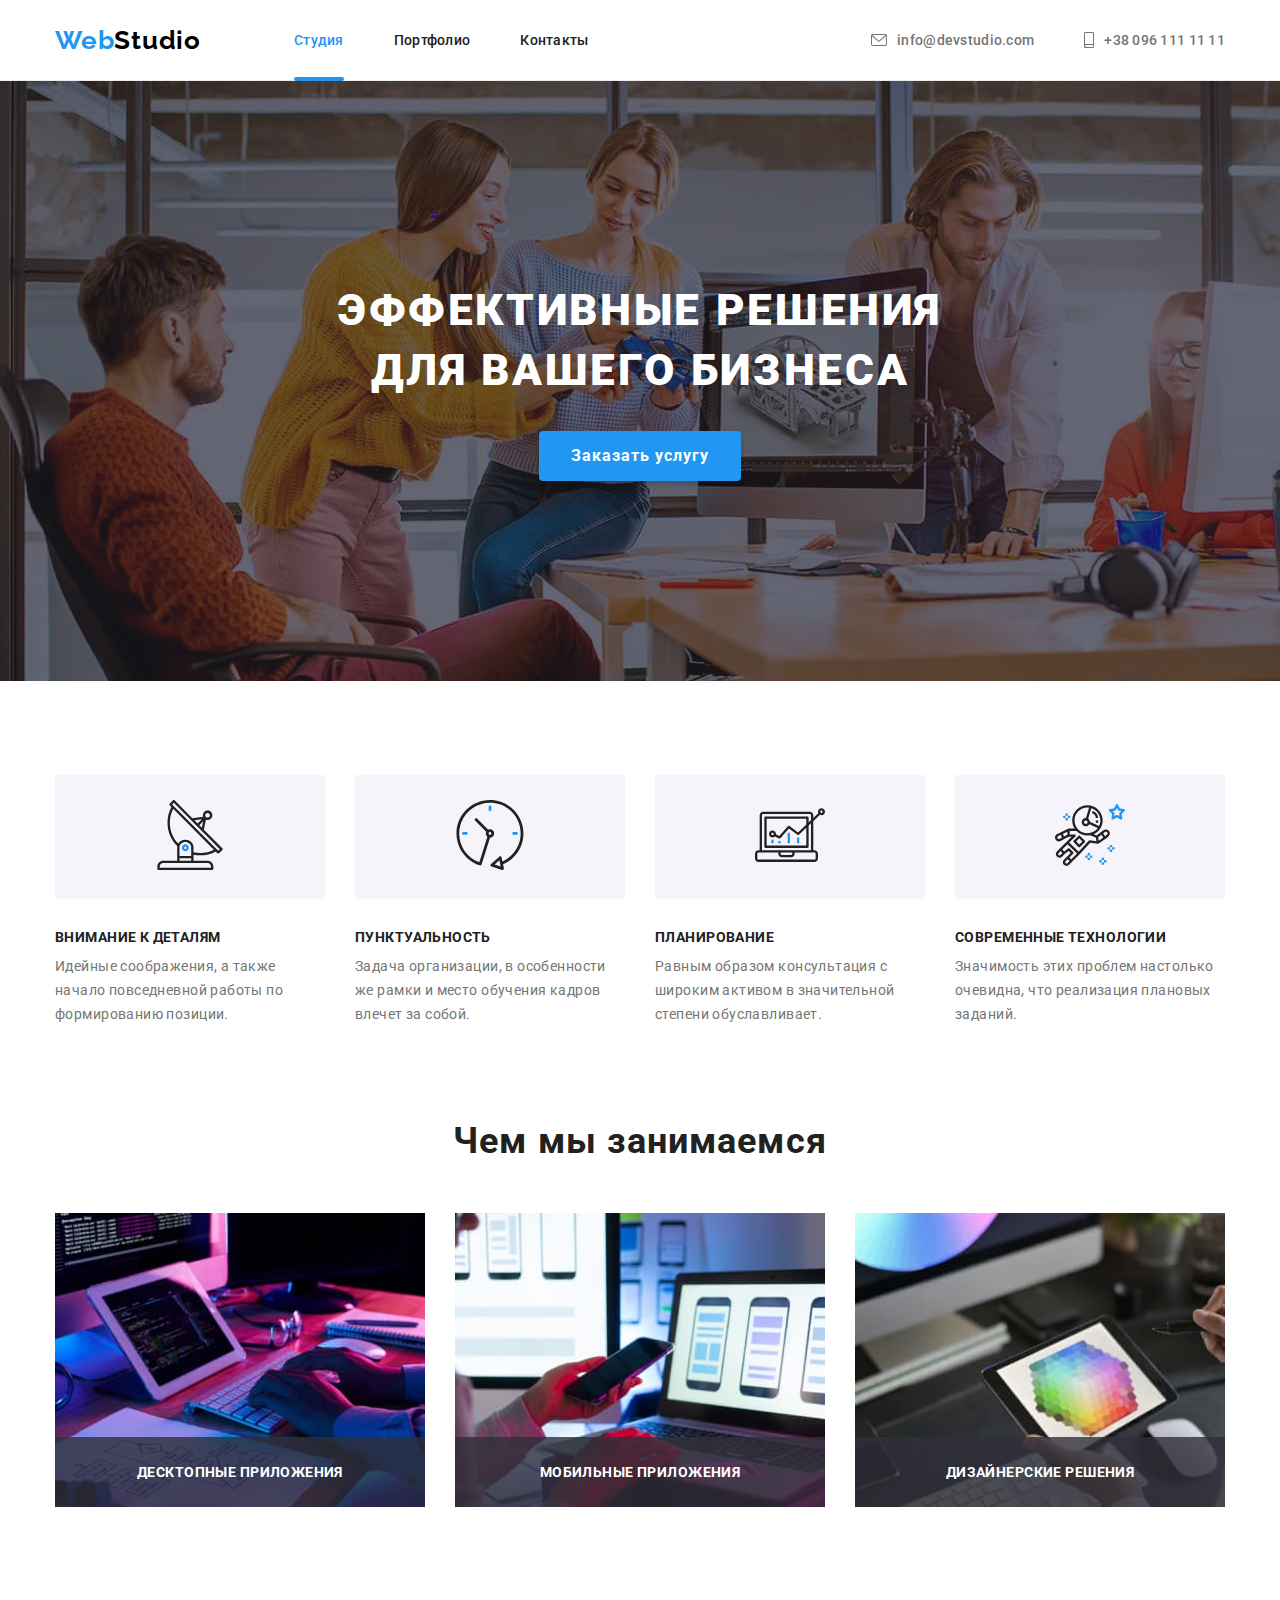
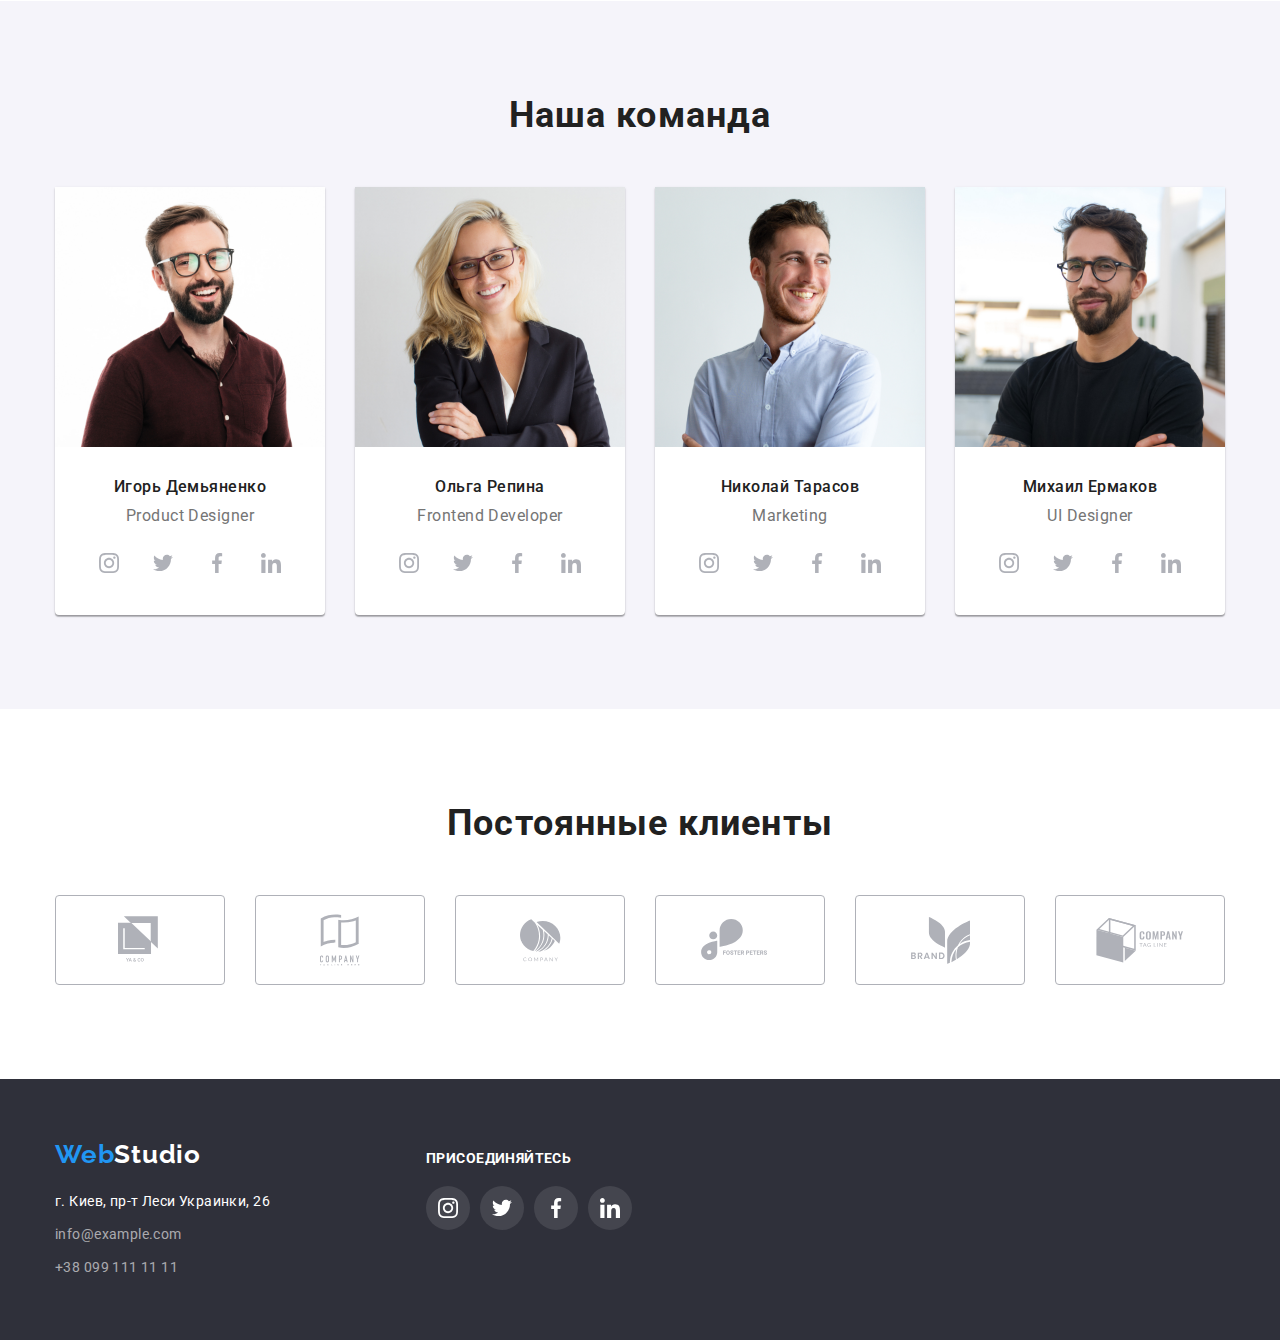
<file: index.html>
<!DOCTYPE html>
<html lang="ru">
  <head>
    <meta charset="UTF-8" />
    <meta name="viewport" content="width=device-width, initial-scale=1.0" />
    <title>WebStudio</title>
    <link rel="preconnect" href="https://fonts.gstatic.com" />
    <link
      rel="stylesheet"
      href="https://cdnjs.cloudflare.com/ajax/libs/modern-normalize/1.0.0/modern-normalize.min.css"
    />
    <link
      href="https://fonts.googleapis.com/css2?family=Raleway:wght@700&family=Roboto:wght@400;500;700;900&display=swap"
      rel="stylesheet"
    />
    <link rel="stylesheet" href="./css/styles.css" />
  </head>
  <body>
    <header class="header">
      <div class="container">
        <nav class="header-nav">
          <a
            class="link logo logo-header"
            href="index.html"
            aria-label="логотип сайта"
            ><span class="logo-accent">Web</span>Studio
          </a>
          <ul class="list header-nav-list">
            <li class="header-nav-item">
              <a class="link header-nav-link current" href="index.html"
                >Студия</a
              >
            </li>
            <li class="header-nav-item">
              <a class="link header-nav-link" href="portfolio.html"
                >Портфолио</a
              >
            </li>
            <li class="header-nav-item">
              <a class="link header-nav-link" href="#">Контакты</a>
            </li>
          </ul>
        </nav>
        <address class="header-address-wrapper">
          <a class="link header-address" href="mailto:info@devstudio.com">
            <svg class="header-icon" width="16" height="12">
              <use href="./images/sprite.svg#icon-envelope"></use>
            </svg>
            info@devstudio.com
          </a>
          <a class="link header-address" href="tel:+380961111111">
            <svg class="header-icon" width="10" height="16">
              <use href="./images/sprite.svg#icon-smartphone"></use>
            </svg>
            +38 096 111 11 11</a
          >
        </address>
      </div>
    </header>

    <main>
      <section class="hero">
        <h1 class="hero-title">Эффективные решения для вашего бизнеса</h1>
        <button class="hero-btn" type="button" data-modal-open>
          Заказать услугу
        </button>
      </section>

      <section class="benefits">
        <div class="container">
          <!--скрытый заголовок секции-->
          <h2 class="visually-hidden">Преимущества компании</h2>

          <ul class="list benefits-list">
            <li class="benefits-item">
              <div class="benefits-icon">
                <svg width="70" height="70">
                  <use href="./images/sprite.svg#icon-antenna"></use>
                </svg>
              </div>
              <h3 class="benefits-title">Внимание к деталям</h3>
              <p class="benefits-text">
                Идейные соображения, а также начало повседневной работы по
                формированию позиции.
              </p>
            </li>
            <li class="benefits-item">
              <div class="benefits-icon">
                <svg width="70" height="70">
                  <use href="./images/sprite.svg#icon-clock"></use>
                </svg>
              </div>
              <h3 class="benefits-title">Пунктуальность</h3>
              <p class="benefits-text">
                Задача организации, в особенности же рамки и место обучения
                кадров влечет за собой.
              </p>
            </li>
            <li class="benefits-item">
              <div class="benefits-icon">
                <svg width="70" height="70">
                  <use href="./images/sprite.svg#icon-diagram"></use>
                </svg>
              </div>
              <h3 class="benefits-title">Планирование</h3>
              <p class="benefits-text">
                Равным образом консультация с широким активом в значительной
                степени обуславливает.
              </p>
            </li>
            <li class="benefits-item">
              <div class="benefits-icon">
                <svg width="70" height="70">
                  <use href="./images/sprite.svg#icon-astronaut"></use>
                </svg>
              </div>
              <h3 class="benefits-title">Современные технологии</h3>
              <p class="benefits-text">
                Значимость этих проблем настолько очевидна, что реализация
                плановых заданий.
              </p>
            </li>
          </ul>
        </div>
      </section>
      <section class="services">
        <div class="container">
          <h2 class="section-title">Чем мы занимаемся</h2>
          <ul class="list list-services">
            <li>
              <div class="services-thumb">
                <img
                  src="./images/about/about-img-1.jpg"
                  alt="рабочий процесс"
                  width="370"
                  height="294"
                />
                <h3 class="services-title">Десктопные приложения</h3>
              </div>
            </li>

            <li>
              <div class="services-thumb">
                <img
                  src="./images/about/about-img-2.jpg"
                  alt="рабочий процесс"
                  width="370"
                  height="294"
                />
                <h3 class="services-title">Мобильные приложения</h3>
              </div>
            </li>
            <li>
              <div class="services-thumb">
                <img
                  src="./images/about/about-img-3.jpg"
                  alt="рабочий процесс"
                  width="370"
                  height="294"
                />
                <h3 class="services-title">Дизайнерские решения</h3>
              </div>
            </li>
          </ul>
        </div>
      </section>
      <section class="team">
        <div class="container">
          <h2 class="section-title">Наша команда</h2>
          <ul class="list team-list">
            <li class="team-item">
              <img
                class="team-img"
                src="./images/team/member-img-1.jpg"
                alt="сотрудник компании"
                width="270"
                height="260"
              />
              <h3 class="team-title">Игорь Демьяненко</h3>
              <p class="team-text" lang="en">Product Designer</p>
              <ul class="list team-social-list">
                <li class="team-social-item">
                  <a
                    class="team-social-list-link"
                    href=""
                    aria-label="instagram"
                  >
                    <span class="visually-hidden">instagram</span>
                    <svg class="icon-team" width="20" height="" 20>
                      <use href="./images/sprite.svg#icon-instagram"></use>
                    </svg>
                  </a>
                </li>
                <li class="team-social-item">
                  <a class="team-social-list-link" href="" aria-label="twitter">
                    <span class="visually-hidden">twitter</span>
                    <svg class="icon-team" width="20" height="" 20>
                      <use href="./images/sprite.svg#icon-twitter"></use>
                    </svg>
                  </a>
                </li>
                <li class="team-social-item">
                  <a
                    class="team-social-list-link"
                    href=""
                    aria-label="facebook"
                  >
                    <span class="visually-hidden">facebook</span>
                    <svg class="icon-team" width="20" height="" 20>
                      <use href="./images/sprite.svg#icon-facebook"></use>
                    </svg>
                  </a>
                </li>
                <li class="team-social-item">
                  <a
                    class="team-social-list-link"
                    href=""
                    aria-label="linkedin"
                  >
                    <span class="visually-hidden">linkedin</span>
                    <svg class="icon-team" width="20" height="" 20>
                      <use href="./images/sprite.svg#icon-linkedin"></use>
                    </svg>
                  </a>
                </li>
              </ul>
            </li>
            <li class="team-item">
              <img
                class="team-img"
                src="./images/team/member-img-2.jpg"
                alt="сотрудник компании"
                width="270"
                height="260"
              />
              <h3 class="team-title">Ольга Репина</h3>
              <p class="team-text" lang="en">Frontend Developer</p>
              <ul class="list team-social-list">
                <li class="team-social-item">
                  <a
                    class="team-social-list-link"
                    href=""
                    aria-label="instagram"
                  >
                    <span class="visually-hidden">instagram</span>
                    <svg class="icon-team" width="20" height="" 20>
                      <use href="./images/sprite.svg#icon-instagram"></use>
                    </svg>
                  </a>
                </li>
                <li class="team-social-item">
                  <a class="team-social-list-link" href="" aria-label="twitter">
                    <span class="visually-hidden">twitter</span>
                    <svg class="icon-team" width="20" height="" 20>
                      <use href="./images/sprite.svg#icon-twitter"></use>
                    </svg>
                  </a>
                </li>
                <li class="team-social-item">
                  <a
                    class="team-social-list-link"
                    href=""
                    aria-label="facebook"
                  >
                    <span class="visually-hidden">facebook</span>
                    <svg class="icon-team" width="20" height="" 20>
                      <use href="./images/sprite.svg#icon-facebook"></use>
                    </svg>
                  </a>
                </li>
                <li class="team-social-item">
                  <a
                    class="team-social-list-link"
                    href=""
                    aria-label="linkedin"
                  >
                    <span class="visually-hidden">linkedin</span>
                    <svg class="icon-team" width="20" height="" 20>
                      <use href="./images/sprite.svg#icon-linkedin"></use>
                    </svg>
                  </a>
                </li>
              </ul>
            </li>
            <li class="team-item">
              <img
                class="team-img"
                src="./images/team/member-img-3.jpg"
                alt="сотрудник компании"
                width="270"
                height="260"
              />
              <h3 class="team-title">Николай Тарасов</h3>
              <p class="team-text" lang="en">Marketing</p>
              <ul class="list team-social-list">
                <li class="team-social-item">
                  <a
                    class="team-social-list-link"
                    href=""
                    aria-label="instagram"
                  >
                    <span class="visually-hidden">instagram</span>
                    <svg class="icon-team" width="20" height="" 20>
                      <use href="./images/sprite.svg#icon-instagram"></use>
                    </svg>
                  </a>
                </li>
                <li class="team-social-item">
                  <a class="team-social-list-link" href="" aria-label="twitter">
                    <span class="visually-hidden">twitter</span>
                    <svg class="icon-team" width="20" height="" 20>
                      <use href="./images/sprite.svg#icon-twitter"></use>
                    </svg>
                  </a>
                </li>
                <li class="team-social-item">
                  <a
                    class="team-social-list-link"
                    href=""
                    aria-label="facebook"
                  >
                    <span class="visually-hidden">facebook</span>
                    <svg class="icon-team" width="20" height="" 20>
                      <use href="./images/sprite.svg#icon-facebook"></use>
                    </svg>
                  </a>
                </li>
                <li class="team-social-item">
                  <a
                    class="team-social-list-link"
                    href=""
                    aria-label="linkedin"
                  >
                    <span class="visually-hidden">linkedin</span>
                    <svg class="icon-team" width="20" height="" 20>
                      <use href="./images/sprite.svg#icon-linkedin"></use>
                    </svg>
                  </a>
                </li>
              </ul>
            </li>
            <li class="team-item">
              <img
                class="team-img"
                src="./images/team/member-img-4.jpg"
                alt="сотрудник компании"
                width="270"
                height="260"
              />
              <h3 class="team-title">Михаил Ермаков</h3>
              <p class="team-text" lang="en">UI Designer</p>
              <ul class="list team-social-list">
                <li class="team-social-item">
                  <a
                    class="team-social-list-link"
                    href=""
                    aria-label="instagram"
                  >
                    <span class="visually-hidden">instagram</span>
                    <svg class="icon-team" width="20" height="" 20>
                      <use href="./images/sprite.svg#icon-instagram"></use>
                    </svg>
                  </a>
                </li>
                <li class="team-social-item">
                  <a class="team-social-list-link" href="" aria-label="twitter">
                    <span class="visually-hidden">twitter</span>
                    <svg class="icon-team" width="20" height="" 20>
                      <use href="./images/sprite.svg#icon-twitter"></use>
                    </svg>
                  </a>
                </li>
                <li class="team-social-item">
                  <a
                    class="team-social-list-link"
                    href=""
                    aria-label="facebook"
                  >
                    <span class="visually-hidden">facebook</span>
                    <svg class="icon-team" width="20" height="" 20>
                      <use href="./images/sprite.svg#icon-facebook"></use>
                    </svg>
                  </a>
                </li>
                <li class="team-social-item">
                  <a
                    class="team-social-list-link"
                    href=""
                    aria-label="linkedin"
                  >
                    <span class="visually-hidden">linkedin</span>
                    <svg class="icon-team" width="20" height="" 20>
                      <use href="./images/sprite.svg#icon-linkedin"></use>
                    </svg>
                  </a>
                </li>
              </ul>
            </li>
          </ul>
        </div>
      </section>
      <section class="clients">
        <div class="container">
          <h2 class="section-title">Постоянные клиенты</h2>
          <ul class="list clients-list">
            <li class="clients-list-item">
              <a href="" class="clients-list-link" aria-label="первая компания">
                <span class="visually-hidden">первая компания</span>
                <svg class="icon-services" width="44" height="49">
                  <use href="./images/sprite.svg#icon-logo1"></use>
                </svg>
              </a>
            </li>
            <li class="clients-list-item">
              <a href="" class="clients-list-link" aria-label="вторая компания">
                <span class="visually-hidden"> вторая компания</span>
                <svg class="icon-services" width="40" height="52">
                  <use href="./images/sprite.svg#icon-logo2"></use>
                </svg>
              </a>
            </li>
            <li class="clients-list-item">
              <a href="" class="clients-list-link" aria-label="третья компания">
                <span class="visually-hidden">третья компания</span>
                <svg class="icon-services" width="41" height="43">
                  <use href="./images/sprite.svg#icon-logo3"></use>
                </svg>
              </a>
            </li>
            <li class="clients-list-item">
              <a
                href=""
                class="clients-list-link"
                aria-label="четвартая компания"
              >
                <span class="visually-hidden">четвертая компания</span>
                <svg class="icon-services" width="79" height="42">
                  <use href="./images/sprite.svg#icon-logo4"></use>
                </svg>
              </a>
            </li>
            <li class="clients-list-item">
              <a href="" class="clients-list-link" aria-label="пятая компания">
                <span class="visually-hidden">пятая компания</span>
                <svg class="icon-services" width="59" height="47">
                  <use href="./images/sprite.svg#icon-logo5"></use>
                </svg>
              </a>
            </li>
            <li class="clients-list-item">
              <a href="" class="clients-list-link" aria-label="шестая компания">
                <span class="visually-hidden">шестая компания</span>
                <svg class="icon-services" width="88" height="45">
                  <use href="./images/sprite.svg#icon-logo6"></use>
                </svg>
              </a>
            </li>
          </ul>
        </div>
      </section>
    </main>
    <footer class="footer">
      <div class="container">
        <div class="footer-wrapper">
          <div class="footer-address-wrapper">
            <a
              class="link logo logo-footer f"
              href="index.html"
              aria-label="логотип сайта"
              ><span class="logo-accent">Web</span>Studio</a
            >

            <address>
              <p class="footer-text-address">г. Киев, пр-т Леси Украинки, 26</p>
              <a class="link footer-address" href="mailto:info@example.com"
                >info@example.com</a
              >
              <a class="link footer-address" href="tel:+380991111111"
                >+38 099 111 11 11</a
              >
            </address>
          </div>
          <div class="footer-social-wrapper">
            <b class="call-to-action">присоединяйтесь</b>
            <ul class="list footer-social-list">
              <li class="footer-social-item">
                <a class="footer-social-link" href="" aria-label="instagram">
                  <span class="visually-hidden">instagram</span>
                  <svg class="icon-footer" width="20" height="20">
                    <use href="./images/sprite.svg#icon-instagram"></use>
                  </svg>
                </a>
              </li>
              <li class="footer-social-item">
                <a class="footer-social-link" href="" aria-label="twitter">
                  <span class="visually-hidden">twitter</span>
                  <svg class="icon-footer" width="20" height="20">
                    <use href="./images/sprite.svg#icon-twitter"></use>
                  </svg>
                </a>
              </li>
              <li class="footer-social-item">
                <a class="footer-social-link" href="" aria-label="facebook">
                  <span class="visually-hidden">facebook</span>
                  <svg class="icon-footer" width="20" height="20">
                    <use href="./images/sprite.svg#icon-facebook"></use>
                  </svg>
                </a>
              </li>
              <li class="footer-social-item">
                <a class="footer-social-link" href="" aria-label="linkedin">
                  <span class="visually-hidden">linkedin</span>
                  <svg class="icon-footer" width="20" height="20">
                    <use href="./images/sprite.svg#icon-linkedin"></use>
                  </svg>
                </a>
              </li>
            </ul>
          </div>
        </div>
      </div>
    </footer>
    <div class="backdrop is-hidden" data-modal>
      <div class="modal">
        <button
          type="button"
          class="modal-button"
          data-modal-close
          aria-label="закрыть окно"
        >
          <span class="visually-hidden">закрыть окно</span>
          <svg width="11" height="11">
            <use href="./images/sprite.svg#icon-btn-close"></use>
          </svg>
        </button>
      </div>
    </div>
    <script src="./js/modal.js"></script>
  </body>
</html>
</file>
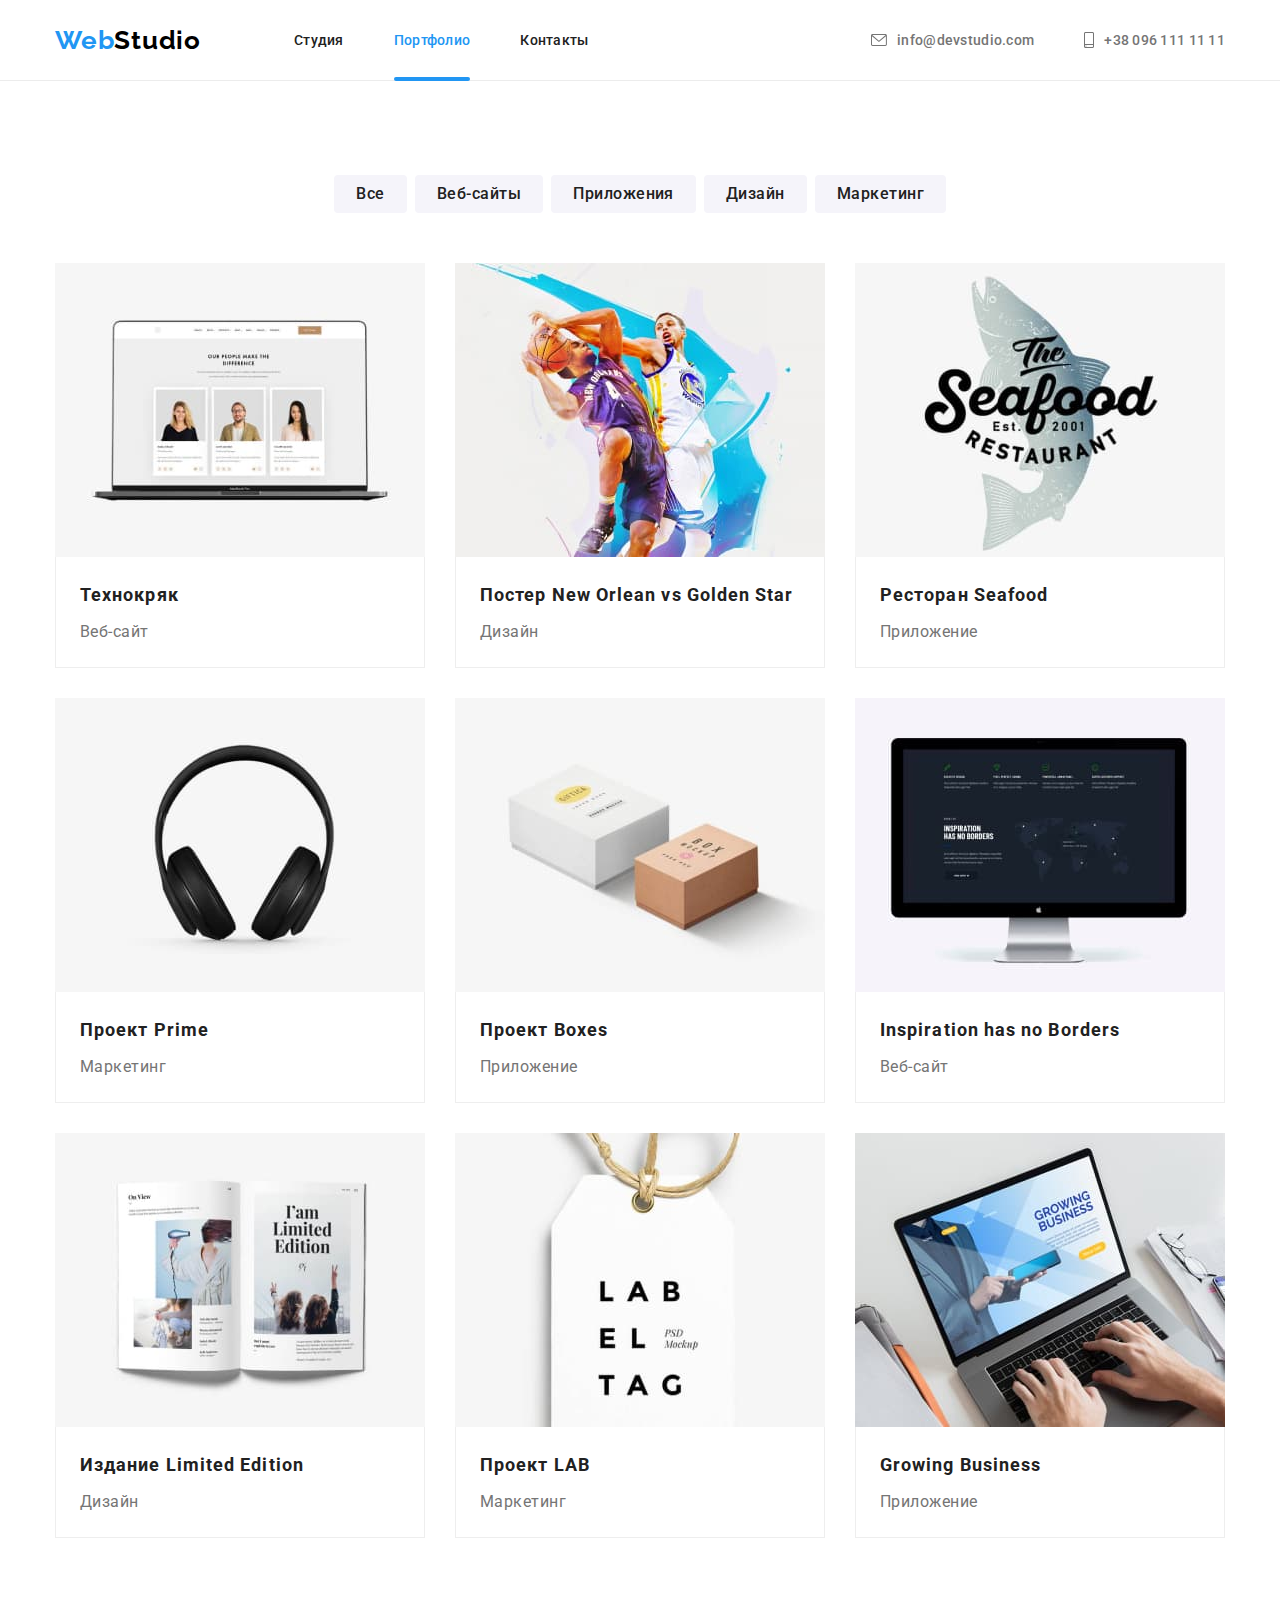
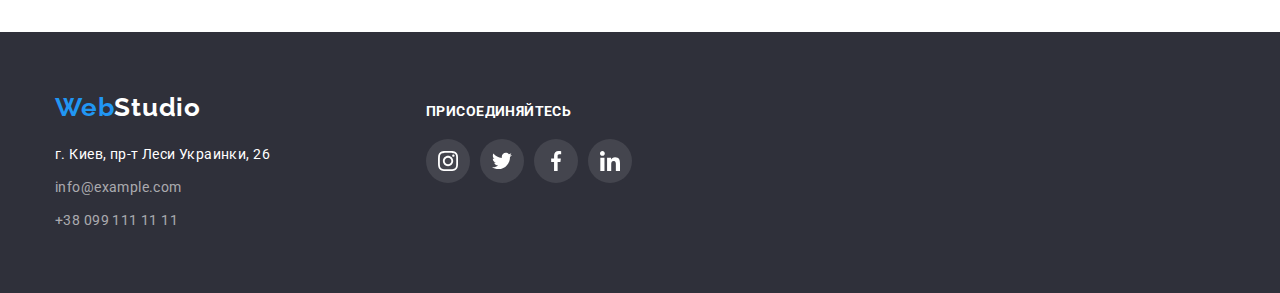
<file: portfolio.html>
<!DOCTYPE html>
<html lang="ru">
  <head>
    <meta charset="UTF-8" />
    <meta name="viewport" content="width=device-width, initial-scale=1.0" />
    <title>WebStudio</title>
    <link rel="preconnect" href="https://fonts.gstatic.com" />
    <link
      rel="stylesheet"
      href="https://cdnjs.cloudflare.com/ajax/libs/modern-normalize/1.0.0/modern-normalize.min.css"
    />
    <link
      href="https://fonts.googleapis.com/css2?family=Raleway:wght@700&family=Roboto:wght@400;500;700;900&display=swap"
      rel="stylesheet"
    />
    <link rel="stylesheet" href="./css/styles.css" />
  </head>
  <body>
    <header class="header">
      <div class="container">
        <nav class="header-nav">
          <a
            class="link logo logo-header"
            href="index.html"
            aria-label="логотип сайта"
            ><span class="logo-accent">Web</span>Studio
          </a>
          <ul class="list header-nav-list">
            <li class="header-nav-item">
              <a class="link header-nav-link" href="index.html">Студия</a>
            </li>
            <li class="header-nav-item">
              <a class="link header-nav-link current" href="portfolio.html"
                >Портфолио</a
              >
            </li>
            <li class="header-nav-item">
              <a class="link header-nav-link" href="#">Контакты</a>
            </li>
          </ul>
        </nav>
        <address class="header-address-wrapper">
          <a class="link header-address" href="mailto:info@devstudio.com">
            <svg class="header-icon" width="16" height="12">
              <use href="./images/sprite.svg#icon-envelope"></use>
            </svg>
            info@devstudio.com
          </a>
          <a class="link header-address" href="tel:+380961111111">
            <svg class="header-icon" width="10" height="16">
              <use href="./images/sprite.svg#icon-smartphone"></use>
            </svg>
            +38 096 111 11 11</a
          >
        </address>
      </div>
    </header>

    <main>
      <section class="portfolio">
        <div class="container">
          <!-- скрытый заголовок компании -->
          <h1 class="visually-hidden">Портфолио компании</h1>
          <ul class="list portfolio-list-btn">
            <li class="portfolio-item-btn">
              <button class="portfolio-btn" type="button">Все</button>
            </li>
            <li class="portfolio-item-btn">
              <button class="portfolio-btn" type="button">Веб-сайты</button>
            </li>
            <li class="portfolio-item-btn">
              <button class="portfolio-btn" type="button">Приложения</button>
            </li>
            <li class="portfolio-item-btn">
              <button class="portfolio-btn" type="button">Дизайн</button>
            </li>
            <li class="portfolio-item-btn">
              <button class="portfolio-btn" type="button">Маркетинг</button>
            </li>
          </ul>
          <ul class="list portfolio-list-cards">
            <li class="portfolio-item-card">
              <a class="link portfolio-link-card" href="/"
                ><div class="portfolio-img-wrapper">
                  <img
                    src="./images/portfolio/portfolio-img-1.jpg"
                    alt="рабочий пример"
                    width="370"
                    height="294"
                  />
                  <p class="overlay">
                    Технокряк это современная площадка распространения
                    коронавируса. Компании используют эту платформу для
                    цифрового шпионажа и атак на защищённые сервера конкурентов.
                  </p>
                </div>
                <div class="wrapper-card-description">
                  <h2 class="portfolio-title">Технокряк</h2>
                  <p class="portfolio-text">Веб-сайт</p>
                </div>
              </a>
            </li>
            <li class="portfolio-item-card">
              <a class="link portfolio-link-card" href="#"
                ><div class="portfolio-img-wrapper">
                  <img
                    src="./images/portfolio/portfolio-img-2.jpg"
                    alt="рабочий пример"
                    width="370"
                    height="294"
                  />
                  <p class="overlay">
                    Технокряк это современная площадка распространения
                    коронавируса. Компании используют эту платформу для
                    цифрового шпионажа и атак на защищённые сервера конкурентов.
                  </p>
                </div>
                <div class="wrapper-card-description">
                  <h2 class="portfolio-title">
                    Постер New Orlean vs Golden Star
                  </h2>
                  <p class="portfolio-text">Дизайн</p>
                </div>
              </a>
            </li>
            <li class="portfolio-item-card">
              <a class="link portfolio-link-card" href="#"
                ><div class="portfolio-img-wrapper">
                  <img
                    src="./images/portfolio/portfolio-img-3.jpg"
                    alt="рабочий пример"
                    width="370"
                    height="294"
                  />
                  <p class="overlay">
                    Технокряк это современная площадка распространения
                    коронавируса. Компании используют эту платформу для
                    цифрового шпионажа и атак на защищённые сервера конкурентов.
                  </p>
                </div>
                <div class="wrapper-card-description">
                  <h2 class="portfolio-title">Ресторан Seafood</h2>
                  <p class="portfolio-text">Приложение</p>
                </div>
              </a>
            </li>
            <li class="portfolio-item-card">
              <a class="link portfolio-link-card" href="#"
                ><div class="portfolio-img-wrapper">
                  <img
                    src="./images/portfolio/portfolio-img-4.jpg"
                    alt="рабочий пример"
                    width="370"
                    height="294"
                  />
                  <p class="overlay">
                    Технокряк это современная площадка распространения
                    коронавируса. Компании используют эту платформу для
                    цифрового шпионажа и атак на защищённые сервера конкурентов.
                  </p>
                </div>
                <div class="wrapper-card-description">
                  <h2 class="portfolio-title">Проект Prime</h2>
                  <p class="portfolio-text">Маркетинг</p>
                </div></a
              >
            </li>
            <li class="portfolio-item-card">
              <a class="link portfolio-link-card" href="#"
                ><div class="portfolio-img-wrapper">
                  <img
                    src="./images/portfolio/portfolio-img-5.jpg"
                    alt="рабочий пример"
                    width="370"
                    height="294"
                  />
                  <p class="overlay">
                    Технокряк это современная площадка распространения
                    коронавируса. Компании используют эту платформу для
                    цифрового шпионажа и атак на защищённые сервера конкурентов.
                  </p>
                </div>
                <div class="wrapper-card-description">
                  <h2 class="portfolio-title">Проект Boxes</h2>
                  <p class="portfolio-text">Приложение</p>
                </div></a
              >
            </li>
            <li class="portfolio-item-card">
              <a class="link portfolio-link-card" href="#"
                ><div class="portfolio-img-wrapper">
                  <img
                    src="./images/portfolio/portfolio-img-6.jpg"
                    alt="рабочий пример"
                    width="370"
                    height="294"
                  />
                  <p class="overlay">
                    Технокряк это современная площадка распространения
                    коронавируса. Компании используют эту платформу для
                    цифрового шпионажа и атак на защищённые сервера конкурентов.
                  </p>
                </div>
                <div class="wrapper-card-description">
                  <h2 class="portfolio-title" lang="en">
                    Inspiration has no Borders
                  </h2>
                  <p class="portfolio-text">Веб-сайт</p>
                </div></a
              >
            </li>
            <li class="portfolio-item-card">
              <a class="link portfolio-link-card" href="#"
                ><div class="portfolio-img-wrapper">
                  <img
                    src="./images/portfolio/portfolio-img-7.jpg"
                    alt="рабочий пример"
                    width="370"
                    height="294"
                  />
                  <p class="overlay">
                    Технокряк это современная площадка распространения
                    коронавируса. Компании используют эту платформу для
                    цифрового шпионажа и атак на защищённые сервера конкурентов.
                  </p>
                </div>
                <div class="wrapper-card-description">
                  <h2 class="portfolio-title">Издание Limited Edition</h2>
                  <p class="portfolio-text">Дизайн</p>
                </div></a
              >
            </li>
            <li class="portfolio-item-card">
              <a class="link portfolio-link-card" href="#"
                ><div class="portfolio-img-wrapper">
                  <img
                    src="./images/portfolio/portfolio-img-8.jpg"
                    alt="рабочий пример"
                    width="370"
                    height="294"
                  />
                  <p class="overlay">
                    Технокряк это современная площадка распространения
                    коронавируса. Компании используют эту платформу для
                    цифрового шпионажа и атак на защищённые сервера конкурентов.
                  </p>
                </div>
                <div class="wrapper-card-description">
                  <h2 class="portfolio-title">Проект LAB</h2>
                  <p class="portfolio-text">Маркетинг</p>
                </div>
              </a>
            </li>
            <li class="portfolio-item-card">
              <a class="link portfolio-link-card" href="#"
                ><div class="portfolio-img-wrapper">
                  <img
                    src="./images/portfolio/portfolio-img-9.jpg"
                    alt="рабочий пример"
                    width="370"
                    height="294"
                  />
                  <p class="overlay">
                    Технокряк это современная площадка распространения
                    коронавируса. Компании используют эту платформу для
                    цифрового шпионажа и атак на защищённые сервера конкурентов.
                  </p>
                </div>
                <div class="wrapper-card-description">
                  <h2 class="portfolio-title" lang="en">Growing Business</h2>
                  <p class="portfolio-text">Приложение</p>
                </div>
              </a>
            </li>
          </ul>
        </div>
      </section>
    </main>
    <footer class="footer">
      <div class="container">
        <div class="footer-wrapper">
          <div class="footer-address-wrapper">
            <a
              class="link logo logo-footer f"
              href="index.html"
              aria-label="логотип сайта"
              ><span class="logo-accent">Web</span>Studio</a
            >

            <address>
              <p class="footer-text-address">г. Киев, пр-т Леси Украинки, 26</p>
              <a class="link footer-address" href="mailto:info@example.com"
                >info@example.com</a
              >
              <a class="link footer-address" href="tel:+380991111111"
                >+38 099 111 11 11</a
              >
            </address>
          </div>
          <div class="footer-social-wrapper">
            <b class="call-to-action">присоединяйтесь</b>
            <ul class="list footer-social-list">
              <li class="footer-social-item">
                <a class="footer-social-link" href="" aria-label="instagram">
                  <span class="visually-hidden">instagram</span>
                  <svg class="icon-footer" width="20" height="20">
                    <use href="./images/sprite.svg#icon-instagram"></use>
                  </svg>
                </a>
              </li>
              <li class="footer-social-item">
                <a class="footer-social-link" href="" aria-label="twitter">
                  <span class="visually-hidden">twitter</span>
                  <svg class="icon-footer" width="20" height="20">
                    <use href="./images/sprite.svg#icon-twitter"></use>
                  </svg>
                </a>
              </li>
              <li class="footer-social-item">
                <a class="footer-social-link" href="" aria-label="facebook">
                  <span class="visually-hidden">facebook</span>
                  <svg class="icon-footer" width="20" height="20">
                    <use href="./images/sprite.svg#icon-facebook"></use>
                  </svg>
                </a>
              </li>
              <li class="footer-social-item">
                <a class="footer-social-link" href="" aria-label="linkedin">
                  <span class="visually-hidden">linkedin</span>
                  <svg class="icon-footer" width="20" height="20">
                    <use href="./images/sprite.svg#icon-linkedin"></use>
                  </svg>
                </a>
              </li>
            </ul>
          </div>
        </div>
      </div>
    </footer>
  </body>
</html>
</file>
<file: css/styles.css>
:root {
  --primary-text-color: #757575;
  --primary-title-color: #212121;
  --white-text-color: #ffffff;
  --accent-color: #2196f3;
  --black-logo-color: #000000;
  --white-logo-color: #ffffff;
  --primary-bg-color: #2f303a;
  --white-bg-color: #ffffff;
  --accent-bg-color: #f5f4fa;
  --accent-bg-button: #f5f4fa;
  --footer-text-accent: rgba(255, 255, 255, 0.6);
  --primary-icon-fill: #afb1b8;
  --timing-function: cubic-bezier(0.4, 0, 0.2, 1);
  --timing-duration: 250ms;
}

body {
  font-family: Roboto, sans-serif;
  font-style: normal;
  background-color: var(--white-bg-color);
  color: var(--primary-text-color);
}

h1,
h2,
h3,
h4,
h5,
h6 {
  margin: 0;
}

ul,
ol {
  margin: 0;
  padding: 0;
}

p {
  margin: 0;
}

img {
  display: block;
  max-width: 100%;
  height: auto;
}

.list {
  list-style-type: none; /* Убираем маркеры */
}

.link {
  text-decoration: none;
  font-style: normal;
  
}
/* =============== COMPONENTS ===============*/
.container {
  width: 1200px;
  padding: 0 15px;
  margin: 0 auto;
}

.visually-hidden {
  position: absolute;
  width: 1px;
  height: 1px;
  margin: -1px;
  border: 0;
  padding: 0;

  white-space: nowrap;
  clip-path: inset(100%);
  clip: rect(0 0 0 0);
  overflow: hidden;
}

.logo-accent {
  font-family: Raleway, sans-serif;
  font-weight: 700;
  font-size: 26px;
  line-height: 0.838;
  letter-spacing: 0.03em;
  color: var(--accent-color);
}
.logo {
  font-family: Raleway;
  font-weight: 700;
  font-size: 26px;
  line-height: 1.192;
  letter-spacing: 0.03em;
}

.section-title {
  margin-bottom: 50px;

  font-weight: 700;
  font-size: 36px;
  line-height: 1.166;
  text-align: center;
  letter-spacing: 0.03em;
  color: var(--primary-title-color);
}

/* общие css переходы для всех классов в index у которых есть ховер и фокус  */
.header-nav-link,
.header-address,
.header-icon,
.team-social-list-link,
.icon-team,
.icon-services,
.clients-list-link,
.footer-social-link,
.portfolio-btn,
.portfolio-link-card {
  transition: color var(--timing-duration) var(--timing-function),
    fill var(--timing-duration) var(--timing-function),
    background-color var(--timing-duration) var(--timing-function),
    border-color var(--timing-duration) var(--timing-function),
    box-shadow var(--timing-duration) var(--timing-function);
}

/* =============== END COMPONENTS ===============*/

/* =============== HEADER ===============*/

.header .container {
  display: flex;
  align-items: center;
  justify-content: space-between;
}

.header-nav {
  display: flex;
  align-items: center;
}

.header-nav-list {
  display: flex;
  align-items: center;
}

.header {
  border-bottom: 1px solid #ececec;
}

.logo-header {
  display: block;
  padding-top: 24px;
  padding-bottom: 24px;
  margin-right: 93px;

  color: var(--black-logo-color);
}

.header-nav-item:not(:last-child) {
  margin-right: 50px;
}

.header-address:not(:last-child) {
  margin-right: 50px;
}

.header-address {
  display: inline-block;
  padding-top: 32px;
  padding-bottom: 32px;
}

.header-nav-link {
  position: relative;

  display: block;
  padding-top: 32px;
  padding-bottom: 32px;

  font-weight: 500;
  font-size: 14px;
  line-height: 1.142;
  letter-spacing: 0.02em;
  color: var(--primary-title-color);
}

.current,
.header-nav-link:hover,
.header-nav-link:focus {
  color: var(--accent-color);
}

.current::after {
  position: absolute;
  left: 0;
  bottom: -1px;

  content: '';

  background-color: var(--accent-color);

  width: 100%;
  height: 4px;
  border-radius: 2px;
}

.header-address {
  display: flex;
  align-items: center;
  justify-content: center;

  font-weight: 500;
  font-size: 14px;
  line-height: 1.142;
  letter-spacing: 0.02em;
  color: var(--primary-text-color);
}

.header-address:hover,
.header-address:focus {
  color: var(--accent-color);
}

.header-address:hover .header-icon,
.header-address:focus .header-icon {
  fill: var(--accent-color);
}

.header-icon {
  margin-right: 10px;

  fill: var(--primary-text-color);
  cursor: pointer;
}

.header-address-wrapper {
  display: flex;
  align-items: center;
  justify-content: center;
}

/* =============== END HEADER ===============*/

/* =============== HERO ===============*/
.hero {
  min-height: 600px;
  max-width: 1600px;
  margin: 0 auto;
  padding-bottom: 200px;
  padding-top: 200px;

  background-color: var(--primary-bg-color);
  background-image: linear-gradient(
      rgba(47, 48, 58, 0.4),
      rgba(47, 48, 58, 0.4)
    ),
    url(../images/hero/hero.jpg);
  background-repeat: no-repeat;
  background-size: cover;

  text-align: center;
}

.hero-title {
  max-width: 696px;
  margin-bottom: 30px;
  margin-left: auto;
  margin-right: auto;

  font-weight: 900;
  font-size: 44px;
  line-height: 1.363;
  text-align: center;
  letter-spacing: 0.06em;
  text-transform: uppercase;
  color: var(--white-text-color);
}

.hero-btn {
  min-width: 200px;
  padding: 10px 32px 10px 32px;
  border-radius: 4px;
  border: none;

  box-shadow: 0px 4px 4px rgba(0, 0, 0, 0.15);
  font-family: Roboto, sans-serif;
  font-weight: 700;
  font-size: 16px;
  line-height: 1.875;
  letter-spacing: 0.06em;
  color: var(--white-text-color);
  background-color: var(--accent-color);

  cursor: pointer;
}

.is-hidden {
  opacity: 0;
  pointer-events: none;
  visibility: hidden;
}

.backdrop {
  position: fixed;
  top: 0;
  left: 0;
  z-index: 100;

  width: 100%;
  height: 100%;

  background-color: rgba(0, 0, 0, 0.6);

  transition: opacity var(--timing-duration) var(--timing-function);
}

.backdrop.is-hidden{
  transition: all var(--timing-duration) var(--timing-function) 500ms;
  
}

.backdrop.is-hidden .modal{

  transform: translate(-50%, -50%) scale(0);
  transition: transform var(--timing-duration) var(--timing-function) 0ms;
}

.modal {
  position: absolute;
  top: 50%;
  left: 50%;
  
  transform: translate(-50%, -50%) scale(1);
  /* в транзишн сделала задержку для модального окна (вначале появляется backtrop
  а потом уже окно с задержкой) */
  transition: transform var(--timing-duration) var(--timing-function) 500ms;

  min-height: 581px;
  min-width: 528px;
  border-radius: 4px;

  background-color: rgba(255, 255, 255, 1);
  box-shadow: 0px 1px 3px rgba(0, 0, 0, 0.12), 0px 1px 1px rgba(0, 0, 0, 0.14),
    0px 2px 1px rgba(0, 0, 0, 0.2);
}


.modal-button {
  position: absolute;
  right: 8px;
  top: 8px;

  width: 30px;
  height: 30px;
  border: 1px solid rgba(0, 0, 0, 0.1);
  border-radius: 50%;
  padding: 6px;

  background-color: var(--white-bg-color);
  cursor: pointer;
}




/* =============== END HERO ===============*/

/* =============== SECTION BENEFITS ===============*/
.benefits {
  padding-bottom: 94px;
  padding-top: 94px;
}
.benefits-list {
  display: flex;
  justify-content: space-between;
}

.benefits-item:not(:last-child) {
  margin-right: 30px;
}

.benefits-title {
  margin-bottom: 10px;

  font-weight: 700;
  font-size: 14px;
  line-height: 1.142;
  letter-spacing: 0.03em;
  text-transform: uppercase;
  color: var(--primary-title-color);
}

.benefits-text {
  min-width: 270px;
  font-size: 14px;
  font-weight: 400;
  line-height: 1.714;
  letter-spacing: 0.03em;
}

.benefits-icon {
  padding: 25px 100px 25px 100px;
  margin-bottom: 30px;
  background-color: var(--accent-bg-color);
}
/* =============== END SECTION BENEFITS ===============*/

/* =============== SECTION SERVICES ===============*/

.list-services {
  display: flex;
  justify-content: space-between;
}

.services {
  padding-bottom: 94px;
}

.services-thumb {
  position: relative;
}

.services-title {
  position: absolute;
  bottom: 0;
  left: 0;
  width: 100%;

  padding: 27px 0;
  text-align: center;

  background: rgba(47, 48, 58, 0.8);

  font-weight: 700;
  font-size: 14px;
  line-height: 1.142;
  letter-spacing: 0.03em;
  text-transform: uppercase;
  color: var(--white-text-color);
}
/* =============== END SECTION SERVICES ===============*/

/* =============== SECTION TEAM ===============*/
.team {
  padding-bottom: 94px;
  padding-top: 94px;

  background-color: var(--accent-bg-color);
}

.team-list {
  display: flex;
  justify-content: space-between;
}

.team-img {
  margin-bottom: 30px;
}



.team-item {
  box-shadow: 0px 1px 3px rgba(0, 0, 0, 0.12), 0px 1px 1px rgba(0, 0, 0, 0.14),
    0px 2px 1px rgba(0, 0, 0, 0.2);
  border-radius: 0px 0px 4px 4px;
  background-color: var(--white-bg-color);
  padding-bottom: 30px;
}

.team-title {
  margin-bottom: 10px;
  text-align: center;

  font-weight: 500;
  font-size: 16px;
  line-height: 1.187;
  letter-spacing: 0.03em;
  color: var(--primary-title-color);
}

.team-text {
  margin-bottom: 16px;

  text-align: center;
  font-weight: 400;
  font-size: 16px;
  line-height: 1.187;
  letter-spacing: 0.03em;
}
.team-social-list {
  display: flex;
  align-items: center;
  justify-content: center;
}

.team-social-list-link {
  display: flex;
  justify-content: center;
  align-items: center;
  height: 44px;
  width: 44px;
  border-radius: 50%;
}

.team-social-list-link:hover,
.team-social-list-link:focus {
  background-color: var(--accent-color);$$
}

.team-social-list-link:hover .icon-team,
.team-social-list-link:focus .icon-team {
  fill: var(--white-text-color);
}

.team-social-item:not(:last-child) {
  margin-right: 10px;
}

.icon-team {
  fill: var(--primary-icon-fill);
}
/* =============== END SECTION TEAM ===============*/

/* =============== SECTION CLIENTS ===============*/

.clients {
  padding-top: 94px;
  padding-bottom: 94px;
}

.clients-list {
  display: flex;
  align-items: center;
  justify-content: space-between;
}

.clients-list-item {
  display: flex;
  justify-content: center;
  text-align: center;
}

.clients-list-link {
  display: flex;
  width: 170px;
  height: 90px;

  border: 1px solid #afb1b8;
  border-radius: 4px;
}
.clients-list-link:hover,
.clients-list-link:focus {
  border-color: var(--accent-color);
}

.icon-services {
  fill: var(--primary-icon-fill);
  margin: auto;
}

.clients-list-link:hover .icon-services,
.clients-list-link:focus .icon-services {
  fill: var(--accent-color);
}

/* =============== END SECTION CLIENTS ===============*/

/* =============== FOOTER ===============*/

.footer {
  padding-top: 60px;
  padding-bottom: 60px;

  background-color: var(--primary-bg-color);
}

.logo-footer {
  color: var(--white-logo-color);
}

.footer-text-address {
  margin-bottom: 9px;

  font-weight: 400;
  font-size: 14px;
  line-height: 1.714;
  letter-spacing: 0.03em;
  font-style: normal;
  color: var(--white-text-color);
}

.footer-address:not(:last-child) {
  margin-bottom: 9px;
}

.footer-address {
  display: block;
  font-weight: 400;
  font-size: 14px;
  line-height: 1.714;
  letter-spacing: 0.03em;
  color: var(--footer-text-accent);
}

.call-to-action {
  color: var(--white-text-color);
  font-weight: 700;
  font-size: 14px;
  line-height: 1.142;
  letter-spacing: 0.03em;
  text-transform: uppercase;
  display: inline-block;
  margin-bottom: 20px;
}
.footer-wrapper {
  display: flex;
  align-items: baseline;
}

.footer-social-link {
  display: flex;
  justify-content: center;
  align-items: center;
  width: 44px;
  height: 44px;
  background-color: rgba(255, 255, 255, 0.1);
  border-radius: 50%;
}

.footer-social-item:not(:last-child) {
  margin-right: 10px;
}

.footer-social-link:hover,
.footer-social-link:focus {
  background-color: var(--accent-color);
}

.footer-social-item {
  display: flex;
}

.footer-social-list {
  display: flex;
  align-items: center;
  justify-content: center;
}

.footer-address-wrapper {
  margin-right: 156px;
}

.icon-footer {
  fill: var(--white-text-color);
}

/* =============== END FOOTER ===============*/

/* =============== PORTFOLIO SECTION ===============*/
.portfolio {
  padding-top: 94px;
  padding-bottom: 94px;
}
.portfolio-list-btn {
  display: flex;
  justify-content: center;
  margin-bottom: 50px;
}
.portfolio-item-btn:not(:last-child) {
  margin-right: 8px;
}

.portfolio-list-cards {
  display: flex;
  flex-wrap: wrap;
  margin: -15px;
}
.portfolio-item-card {
  margin: 15px;
  width: calc((100% - 90px) / 3);
  /* width: calc((100% - 60px) / 3); техника 2 если нужен фон */
  /* .portfolio-item-card:not(:nth-child(3n)) {
  margin-right: 30px;}
.portfolio-item-card:not(:nth-last-child(-n + 3)) {
  margin-bottom: 30px;
}  */

}

.portfolio-btn {
  min-width: 73px;
  padding: 6px 22px 6px 22px;
  border: none;

  cursor: pointer;

  border-radius: 4px;

  font-family: Roboto;
  font-style: normal;
  font-weight: 500;
  font-size: 16px;
  line-height: 1.625;
  letter-spacing: 0.03em;
  color: var(--primary-title-color);
  background-color: var(--accent-bg-button);
}

.portfolio-btn:hover,
.portfolio-btn:focus
 {
   background-color: var(--accent-color);
  color: var(--white-text-color);
  box-shadow: 0px 3px 1px rgba(0, 0, 0, 0.1), 0px 1px 2px rgba(0, 0, 0, 0.08),
    0px 2px 2px rgba(0, 0, 0, 0.12);
}


.portfolio-title {
  margin-bottom: 4px;

  font-weight: 700;
  font-size: 18px;
  line-height: 2;
  letter-spacing: 0.06em;
  color: var(--primary-title-color);
}

.portfolio-text {
  font-weight: 400;
  font-size: 16px;
  line-height: 1.875;
  letter-spacing: 0.03em;
  color: var(--primary-text-color);
}

.wrapper-card-description {
  border-left: 1px solid #eeeeee;
  border-right: 1px solid #eeeeee;
  border-bottom: 1px solid #eeeeee;
  padding: 20px 24px 20px 24px;
}

.portfolio-img-wrapper{
  position: relative;

  overflow: hidden;
}

.overlay{
  position: absolute;
  top: 0;
  left: 0;

  transform: translatey(100%);
  transition: transform var(--timing-duration) var(--timing-function);
  
  width: 100%;
  height: 100%;
  padding: 63px 24px 63px 24px;

  background-color: rgba(33, 150, 243, 0.9);
  font-weight: 400;
  font-size: 18px;
  line-height: 1.555;
  letter-spacing: 0.03em;
  color: var(--white-text-color)

}

.portfolio-link-card{
  display: inline-block;
}

.portfolio-link-card:hover .overlay,
.portfolio-link-card:focus .overlay{
transform: translatey(0%);
}

.portfolio-link-card:hover,
.portfolio-link-card:focus
 {
  box-shadow: 0px 1px 1px rgba(0, 0, 0, 0.12), 0px 4px 4px rgba(0, 0, 0, 0.06),
    1px 4px 6px rgba(0, 0, 0, 0.16);
}

.logo-footer {
  margin-bottom: 20px;
  display: block;
}



/* =============== END PORTFOLIO SECTION ===============*/
</file>
